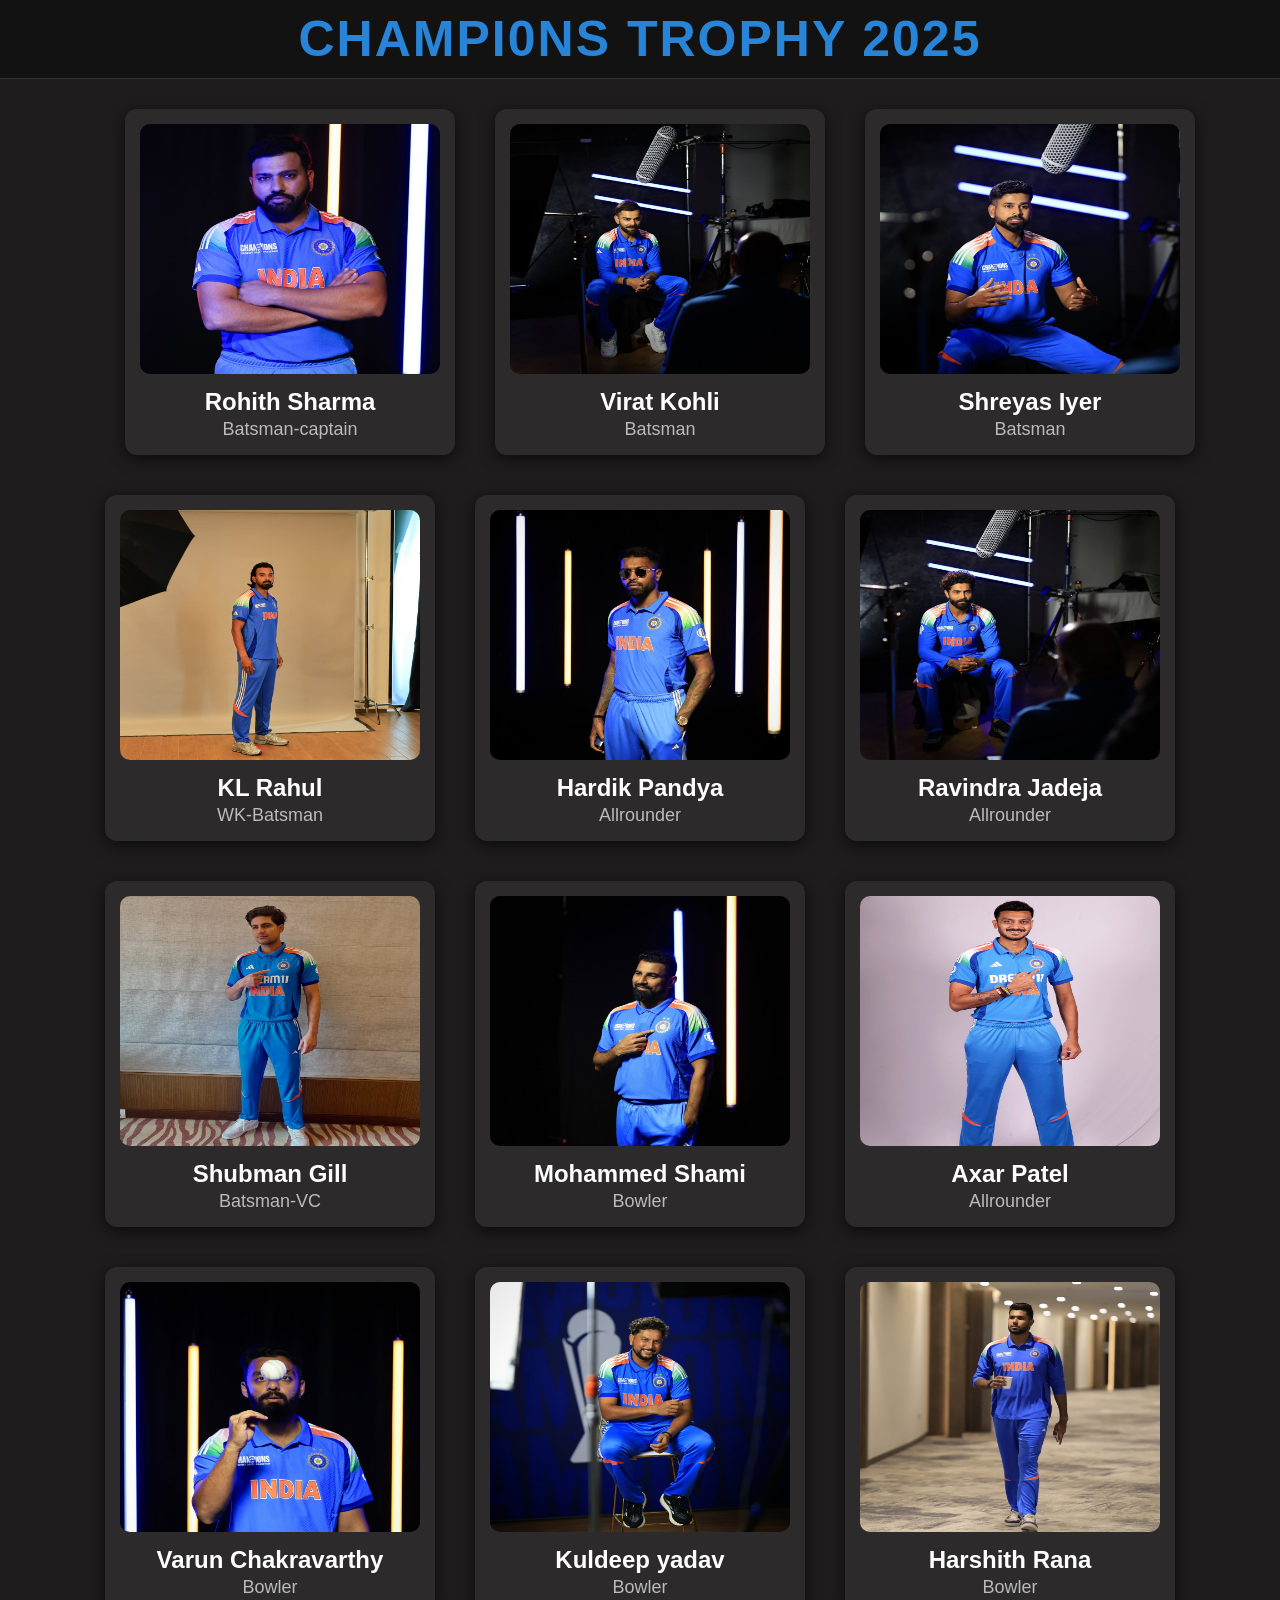
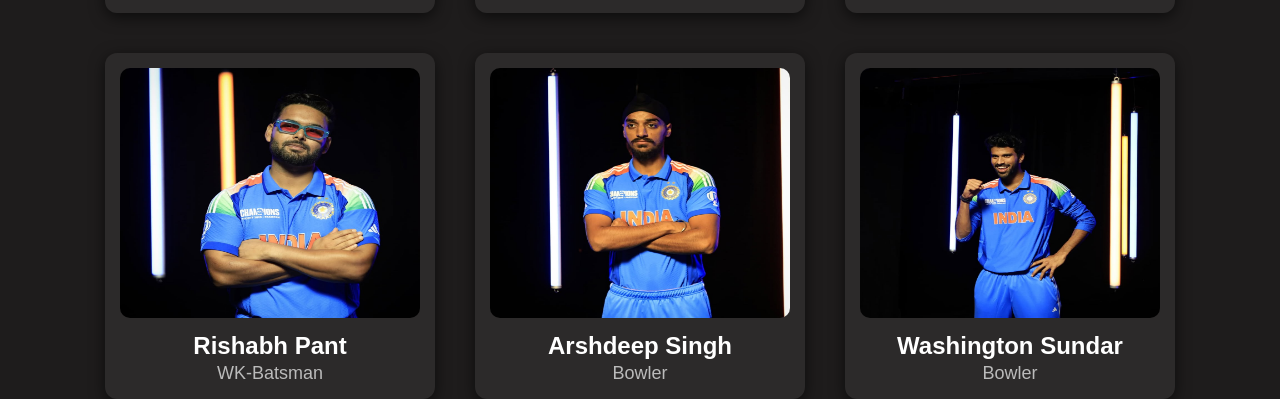
<file: cricketSquad/index.html>
<!DOCTYPE html>
<html lang="en">
<head>
    <meta charset="UTF-8">
    <meta name="viewport" content="width=device-width, initial-scale=1.0">
    <title>Champions trophy squad</title>
    <link rel="stylesheet" href="style.css">
</head>
<body>
    <nav>
    <h1>CHAMPI0NS TROPHY 2025</h1>
    </nav>
<div class="container" id="players">
    <div class="container">
<div class="player-image"></div>
<div class="player-name"></div>
<div class="player-role"></div>
</div>
</div>
<script src="script.js">
</script>
</body>
</html>
</file>
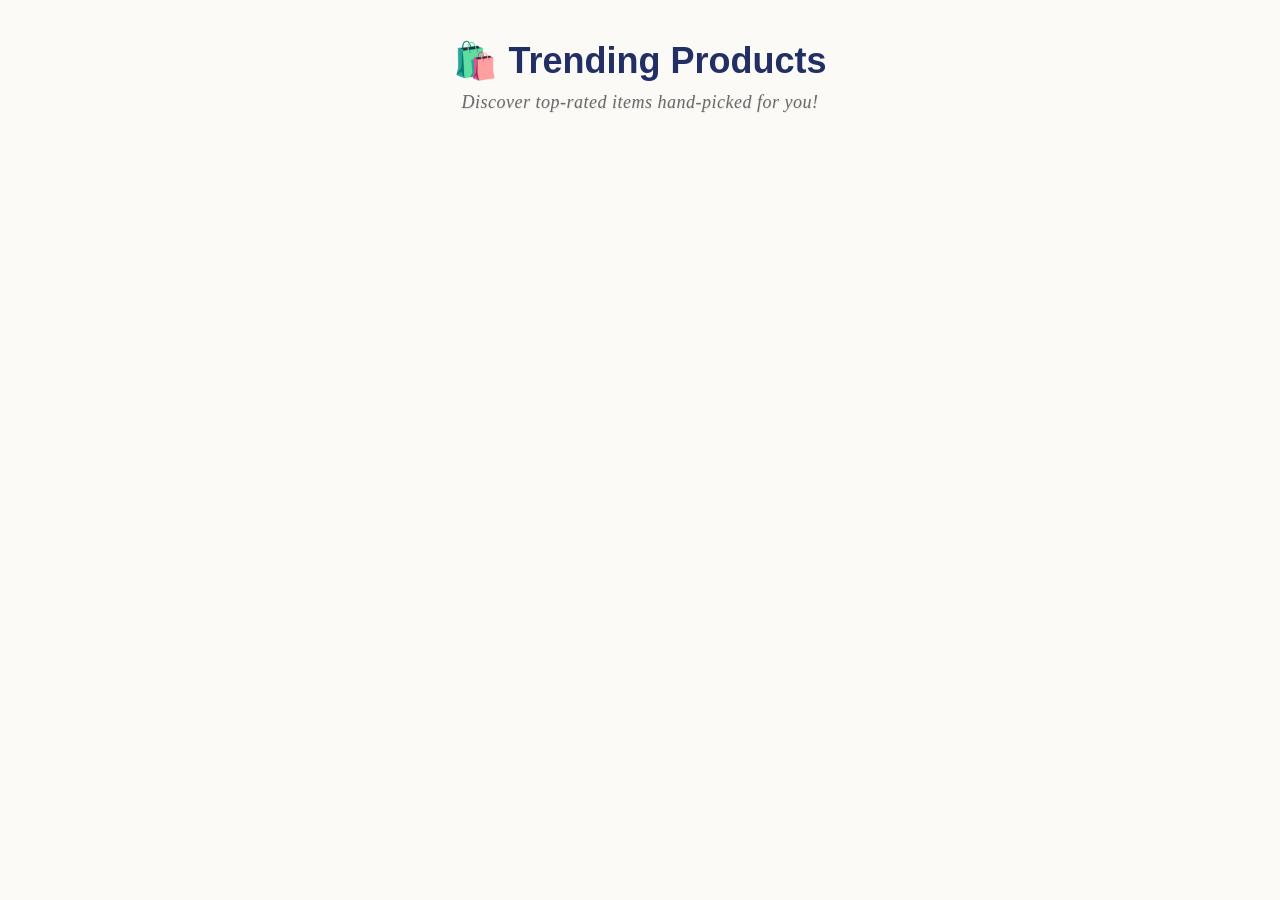
<file: Shopping/index.html>
<!DOCTYPE html>
<html lang="en">
<head>
    <meta charset="UTF-8">
    <meta name="viewport" content="width=device-width, initial-scale=1.0">
    <link rel="stylesheet" href="style.css">
    <title>Document</title>
</head>
<body>
    <header class="shop-header">
        <h1>🛍️ Trending Products</h1>
        <p>Discover top-rated items hand-picked for you!</p>
    </header>
    
    <div id="products"></div>
    <script src="app.js"></script>
</body>
</html>
</file>
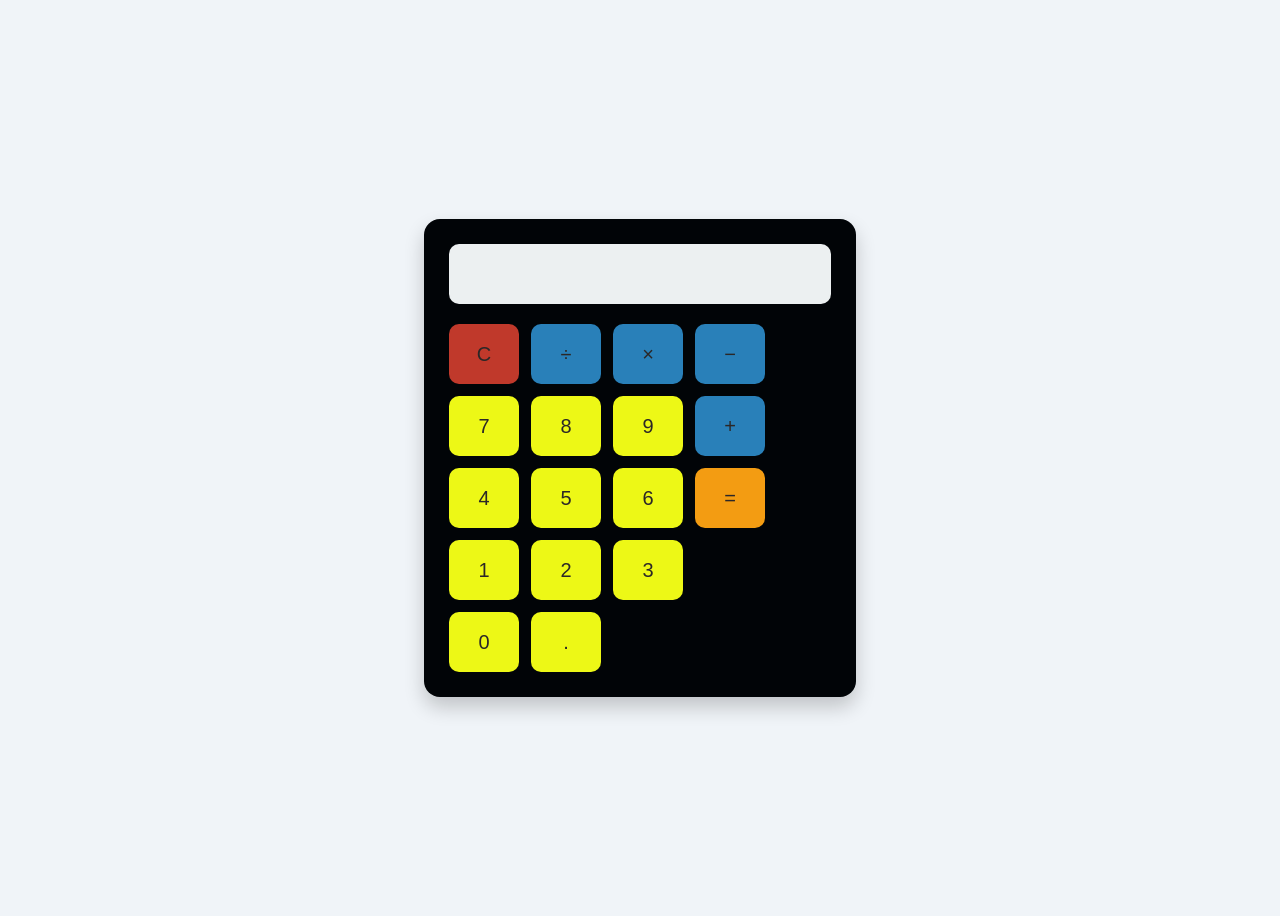
<file: calculator/calci.html>
<!DOCTYPE html>
<html lang="en">
<head>
  <meta charset="UTF-8">
  <title>Modern Calculator</title>
  <style>
    body {
      background-color: #f0f4f8;
      display: flex;
      justify-content: center;
      align-items: center;
      height: 100vh;
      font-family: 'Segoe UI', sans-serif;
    }

    .calculator {
      background-color: #010407;
      padding: 25px;
      border-radius: 16px;
      box-shadow: 0 10px 20px rgba(0, 0, 0, 0.2);
    }

    .display {
      width: 100%;
      height: 60px;
      background-color: #ecf0f1;
      border: none;
      border-radius: 10px;
      margin-bottom: 20px;
      font-size: 28px;
      text-align: right;
      padding: 12px;
      box-sizing: border-box;
      color: #2c3e50;
    }

    .buttons {
      display: grid;
      grid-template-columns: repeat(4, 70px);
      grid-gap: 12px;
    }

    button {
      height: 60px;
      font-size: 20px;
      border: none;
      border-radius: 10px;
      cursor: pointer;
      color: rgb(43, 39, 39);
    }

    .btn-number {
      background-color: #edf816;
    }

    .btn-operator {
      background-color: #2980b9;
    }

    .btn-clear {
      background-color: #c0392b;
    }

    .btn-equals {
      background-color: #f39c12;
      grid-row: span 2;
    }
  </style>
</head>
<body>

  <div class="calculator">
    <input type="text" class="display" id="display" readonly>
    <div class="buttons">
      <button class="btn-clear" onclick="clearDisplay()">C</button>
      <button class="btn-operator" onclick="append('/')">÷</button>
      <button class="btn-operator" onclick="append('*')">×</button>
      <button class="btn-operator" onclick="append('-')">−</button>

      <button class="btn-number" onclick="append('7')">7</button>
      <button class="btn-number" onclick="append('8')">8</button>
      <button class="btn-number" onclick="append('9')">9</button>
      <button class="btn-operator" onclick="append('+')">+</button>

      <button class="btn-number" onclick="append('4')">4</button>
      <button class="btn-number" onclick="append('5')">5</button>
      <button class="btn-number" onclick="append('6')">6</button>
      <button class="btn-equals" onclick="calculate()">=</button>

      <button class="btn-number" onclick="append('1')">1</button>
      <button class="btn-number" onclick="append('2')">2</button>
      <button class="btn-number" onclick="append('3')">3</button>

      <button class="btn-number" onclick="append('0')">0</button>
      <button class="btn-number" onclick="append('.')">.</button>
    </div>
  </div>

  <script>
    const display = document.getElementById('display');

    function append(value) {
      display.value += value;
    }

    function clearDisplay() {
      display.value = '';
    }

    function calculate() {
      try {
        display.value = eval(display.value);
      } catch {
        display.value = 'Error';
      }
    }
  </script>

</body>
</html>
</file>
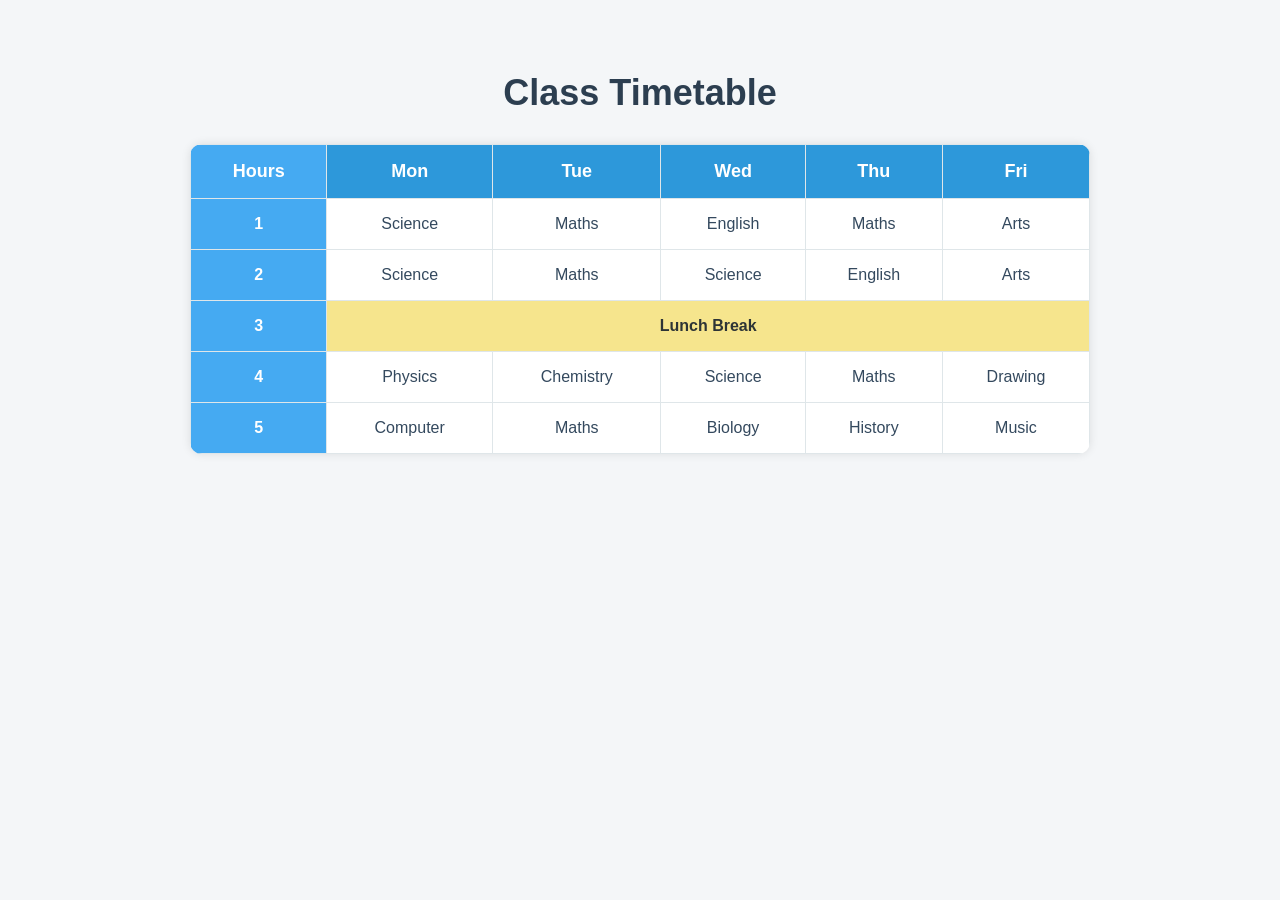
<file: calculator/timetable.html>
<!DOCTYPE html>
<html lang="en">
<head>
  <meta charset="UTF-8">
  <title>Class Timetable</title>
  <style>
    body {
      font-family: 'Segoe UI', sans-serif;
      background-color: #f4f6f8;
      padding: 40px;
    }

    h1 {
      text-align: center;
      font-size: 36px;
      color: #2c3e50;
      margin-bottom: 30px;
    }

    .timetable-container {
      max-width: 900px;
      margin: 0 auto;
      background-color: #ffffff;
      border-radius: 12px;
      box-shadow: 0 0 10px rgba(0, 0, 0, 0.1);
      overflow: hidden;
    }

    table {
      width: 100%;
      border-collapse: collapse;
    }

    th, td {
      border: 1px solid #dfe6e9;
      padding: 16px;
      text-align: center;
      font-size: 16px;
      color: #34495e;
    }

    th {
      background-color: #2d98da;
      color: #ffffff;
      font-size: 18px;
    }

    .hours {
      background-color: #45aaf2;
      color: white;
      font-weight: bold;
    }

    .lunch {
      background-color: #f6e58d;
      color: #2d3436;
      font-weight: bold;
    }
  </style>
</head>
<body>

  <h1>Class Timetable</h1>

  <div class="timetable-container">
    <table>
      <tr>
        <th class="hours">Hours</th>
        <th>Mon</th>
        <th>Tue</th>
        <th>Wed</th>
        <th>Thu</th>
        <th>Fri</th>
      </tr>
      <tr>
        <td class="hours">1</td>
        <td>Science</td>
        <td>Maths</td>
        <td>English</td>
        <td>Maths</td>
        <td>Arts</td>
      </tr>
      <tr>
        <td class="hours">2</td>
        <td>Science</td>
        <td>Maths</td>
        <td>Science</td>
        <td>English</td>
        <td>Arts</td>
      </tr>
      <tr>
        <td class="hours">3</td>
        <td colspan="5" class="lunch">Lunch Break</td>
      </tr>
      <tr>
        <td class="hours">4</td>
        <td>Physics</td>
        <td>Chemistry</td>
        <td>Science</td>
        <td>Maths</td>
        <td>Drawing</td>
      </tr>
      <tr>
        <td class="hours">5</td>
        <td>Computer</td>
        <td>Maths</td>
        <td>Biology</td>
        <td>History</td>
        <td>Music</td>
      </tr>
    </table>
  </div>

</body>
</html>
</file>
<file: cricketSquad/style.css>
body {
    background-color: #1e1c1c;
    padding: 0;
    margin: 0;
    font-family: 'Segoe UI', Tahoma, Geneva, Verdana, sans-serif;
}

nav {
    border-bottom: 1px solid #333;
    padding: 10px 0;
    background-color: #121212;
}

h1 {
    color: #2784d6;
    text-align: center;
    font-size: 50px;
    margin: 0;
    letter-spacing: 2px;
}

#players {
    display: flex;
    flex-direction: row;
    flex-wrap: wrap;
    gap: 40px;
    justify-content: center;
    margin-top: 30px;
    text-align: center;
}

.squad {
    background-color: #2c2a2a;
    padding: 15px;
    border-radius: 12px;
    box-shadow: 0 4px 15px rgba(0, 0, 0, 0.6);
    transition: transform 0.3s ease, box-shadow 0.3s ease;
    width: 300px;
    color: white;
}

.squad:hover {
    transform: scale(1.03);
    box-shadow: 0 10px 25px rgba(0, 0, 0, 0.8);
}

.player-image img {
   width:100%;
   height:250px;
    border-radius: 10px;
    margin-bottom: 10px;
}

.player-name {
    font-size: 24px;
    font-weight: bold;
    margin-bottom: 3px;
    color: #ffffff;
}

.player-role {
    font-size: 18px;
    color: #bbbbbb;
}
</file>
<file: Shopping/style.css>
#products{
    display:flex;
    flex-wrap: wrap;
    gap:35px;
    justify-content: center;
    margin-top: 10px;
}
.shoppinglist img{
    width:180px;
    height: 180px;
    border-radius: 5px;
}
.shoppinglist{
    border-radius: 10px;
    width: 200px;
    box-shadow: 0px 4px 6px rgb(202, 190, 179);
    padding: 15px;
    text-align: center;
    background-color: rgb(207, 209, 204);
    transition:transform 0.3s;
}
.shoppinglist:hover{
    transform: scale(1.06);
}
body{
    margin: 0;
    background-color: rgb(251, 250, 246);
}
h1{
    font-size: 17px;
    color:rgb(31, 31, 85);
}
h2{
    font-size: 15px;
    color: rgb(250, 9, 9);
    font-family: 'Franklin Gothic Medium', 'Arial Narrow', Arial, sans-serif;
}
p{
    color:rgb(31, 31, 85);
}
.shop-header {
    text-align: center;
    margin-top: 40px;
    margin-bottom: 20px;
    color: #2d2d2d;
}

.shop-header h1 {
    font-size: 36px;
    margin-bottom: 10px;
    color: #222f65;
    font-family: 'Segoe UI', Tahoma, Geneva, Verdana, sans-serif;
}

.shop-header p {
    font-size: 18px;
    color: #6a6a6a;
    font-style: italic;
    margin-top: 5px;
    letter-spacing: 0.5px;
    text-shadow: 0.5px 0.5px 1px rgba(0, 0, 0, 0.1);
}
</file>
